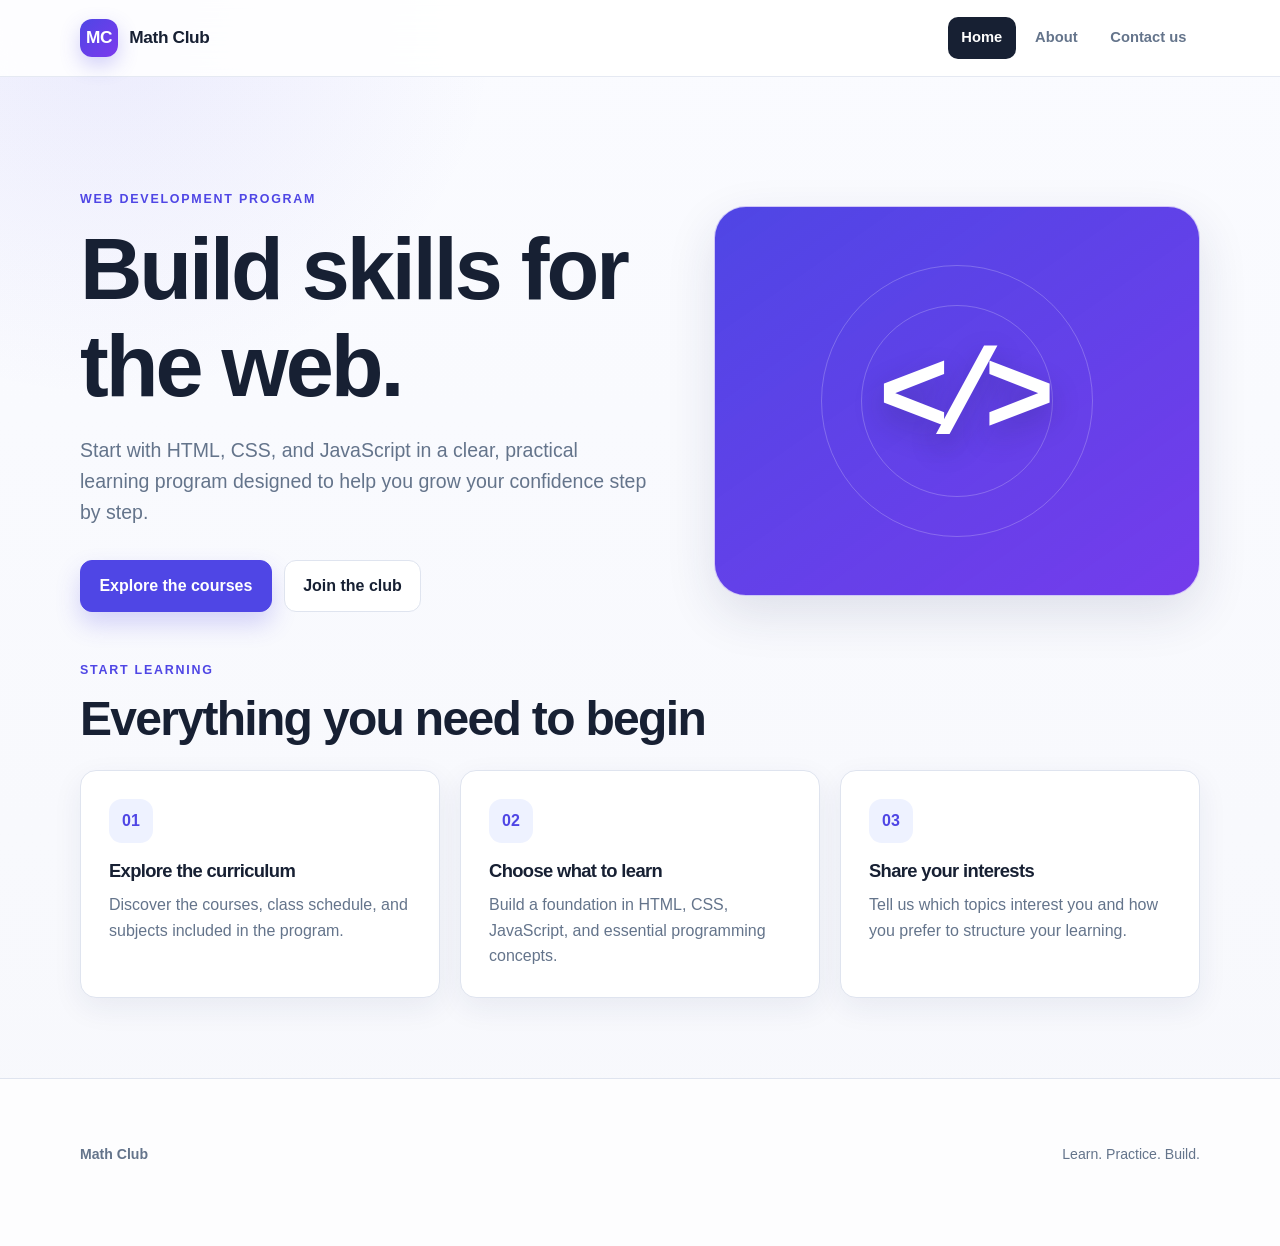
<file: project/index.html>
<!DOCTYPE html>
<html lang="en">
<head>
    <meta charset="UTF-8">
    <meta name="viewport" content="width=device-width, initial-scale=1.0">
    <meta name="description" content="Learn the foundations of web development at Math Club.">
    <title>Math Club | Learn Web Development</title>
    <link rel="stylesheet" href="styles.css">
</head>
<body>
    <a class="skip-link" href="#main-content">Skip to main content</a>
    <header class="site-header">
        <div class="header-inner">
            <a class="brand" href="index.html" aria-label="Math Club home">
                <span class="brand-mark" aria-hidden="true">MC</span>
                <span>Math Club</span>
            </a>
            <nav class="nav-links" aria-label="Primary navigation">
                <a href="index.html" aria-current="page">Home</a>
                <a href="about.html">About</a>
                <a href="contact.html">Contact us</a>
            </nav>
        </div>
    </header>
    <main class="container" id="main-content">
        <section class="hero" aria-labelledby="hero-title">
            <div>
                <p class="eyebrow">Web development program</p>
                <h1 id="hero-title">Build skills for the web.</h1>
                <p class="hero-copy">Start with HTML, CSS, and JavaScript in a clear, practical learning program designed to help you grow your confidence step by step.</p>
                <div class="hero-actions">
                    <a class="button primary" href="about.html">Explore the courses</a>
                    <a class="button" href="contact.html">Join the club</a>
                </div>
            </div>
            <div class="hero-card" aria-label="Web development code">
                <span class="code-symbol" aria-hidden="true">&lt;/&gt;</span>
            </div>
        </section>
        <section aria-labelledby="start-title">
            <p class="eyebrow">Start learning</p>
            <h2 id="start-title">Everything you need to begin</h2>
            <div class="section-grid">
                <article class="card feature-card">
                    <span class="card-icon" aria-hidden="true">01</span>
                    <h3>Explore the curriculum</h3>
                    <p>Discover the courses, class schedule, and subjects included in the program.</p>
                </article>
                <article class="card feature-card">
                    <span class="card-icon" aria-hidden="true">02</span>
                    <h3>Choose what to learn</h3>
                    <p>Build a foundation in HTML, CSS, JavaScript, and essential programming concepts.</p>
                </article>
                <article class="card feature-card">
                    <span class="card-icon" aria-hidden="true">03</span>
                    <h3>Share your interests</h3>
                    <p>Tell us which topics interest you and how you prefer to structure your learning.</p>
                </article>
            </div>
        </section>
    </main>
    <footer class="site-footer">
        <div class="footer-inner container">
            <strong>Math Club</strong>
            <span>Learn. Practice. Build.</span>
        </div>
    </footer>
</body>
</html>
</file>
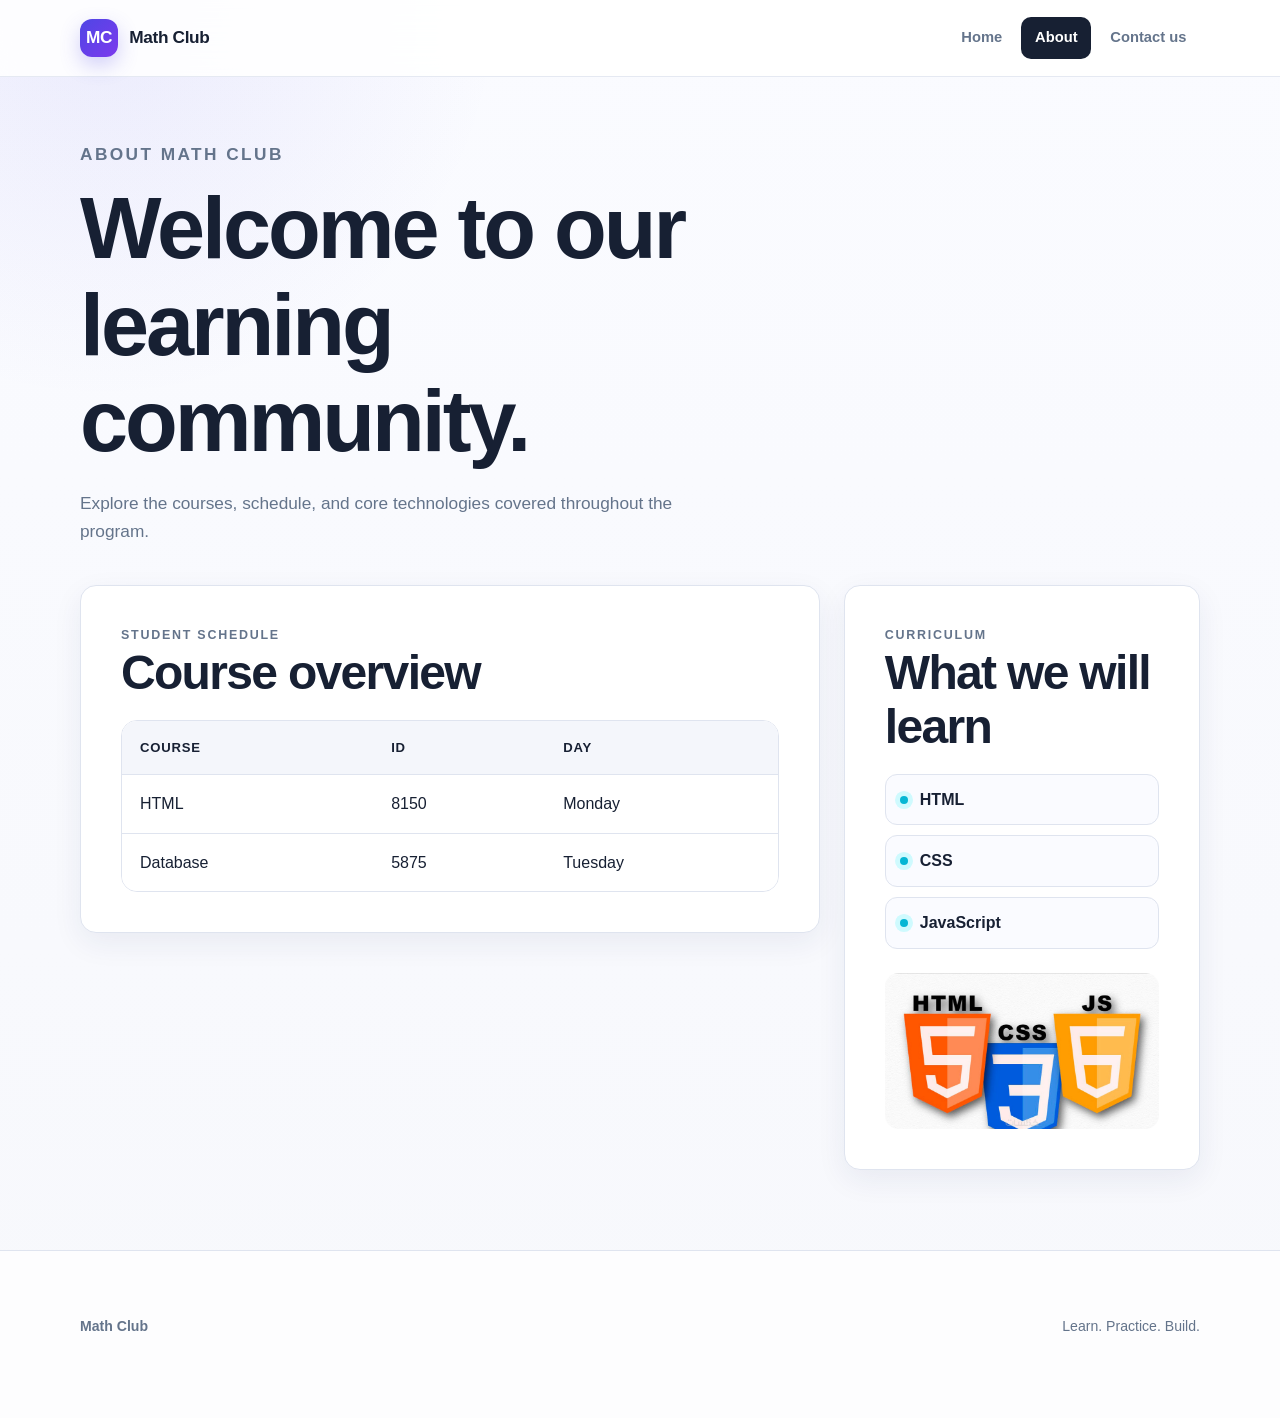
<file: project/about.html>
<!DOCTYPE html>
<html lang="en">
<head>
    <meta charset="UTF-8">
    <meta name="viewport" content="width=device-width, initial-scale=1.0">
    <meta name="description" content="View the Math Club curriculum and class schedule.">
    <title>About the Program | Math Club</title>
    <link rel="stylesheet" href="styles.css">
</head>
<body>
    <a class="skip-link" href="#main-content">Skip to main content</a>
    <header class="site-header">
        <div class="header-inner">
            <a class="brand" href="index.html" aria-label="Math Club home">
                <span class="brand-mark" aria-hidden="true">MC</span>
                <span>Math Club</span>
            </a>
            <nav class="nav-links" aria-label="Primary navigation">
                <a href="index.html">Home</a>
                <a href="about.html" aria-current="page">About</a>
                <a href="contact.html">Contact us</a>
            </nav>
        </div>
    </header>
    <main class="container" id="main-content">
        <div class="page-heading">
            <p class="eyebrow">About Math Club</p>
            <h1>Welcome to our learning community.</h1>
            <p>Explore the courses, schedule, and core technologies covered throughout the program.</p>
        </div>
        <div class="about-layout">
            <section class="card content-card" aria-labelledby="schedule-title">
                <p class="eyebrow">Student schedule</p>
                <h2 id="schedule-title">Course overview</h2>
                <div class="table-wrap">
                    <table>
                        <caption class="table-caption">Current course schedule</caption>
                        <thead>
                            <tr>
                                <th scope="col">Course</th>
                                <th scope="col">ID</th>
                                <th scope="col">Day</th>
                            </tr>
                        </thead>
                        <tbody>
                            <tr>
                                <td>HTML</td>
                                <td>8150</td>
                                <td>Monday</td>
                            </tr>
                            <tr>
                                <td>Database</td>
                                <td>5875</td>
                                <td>Tuesday</td>
                            </tr>
                        </tbody>
                    </table>
                </div>
            </section>
            <aside class="card content-card" aria-labelledby="learning-title">
                <p class="eyebrow">Curriculum</p>
                <h2 id="learning-title">What we will learn</h2>
                <ol class="curriculum-list">
                    <li>HTML</li>
                    <li>CSS</li>
                    <li>JavaScript</li>
                </ol>
                <img class="learning-image" src="html.jpg" alt="Programming technologies including HTML, CSS, and JavaScript">
            </aside>
        </div>
    </main>
    <footer class="site-footer">
        <div class="footer-inner container">
            <strong>Math Club</strong>
            <span>Learn. Practice. Build.</span>
        </div>
    </footer>
</body>
</html>
</file>
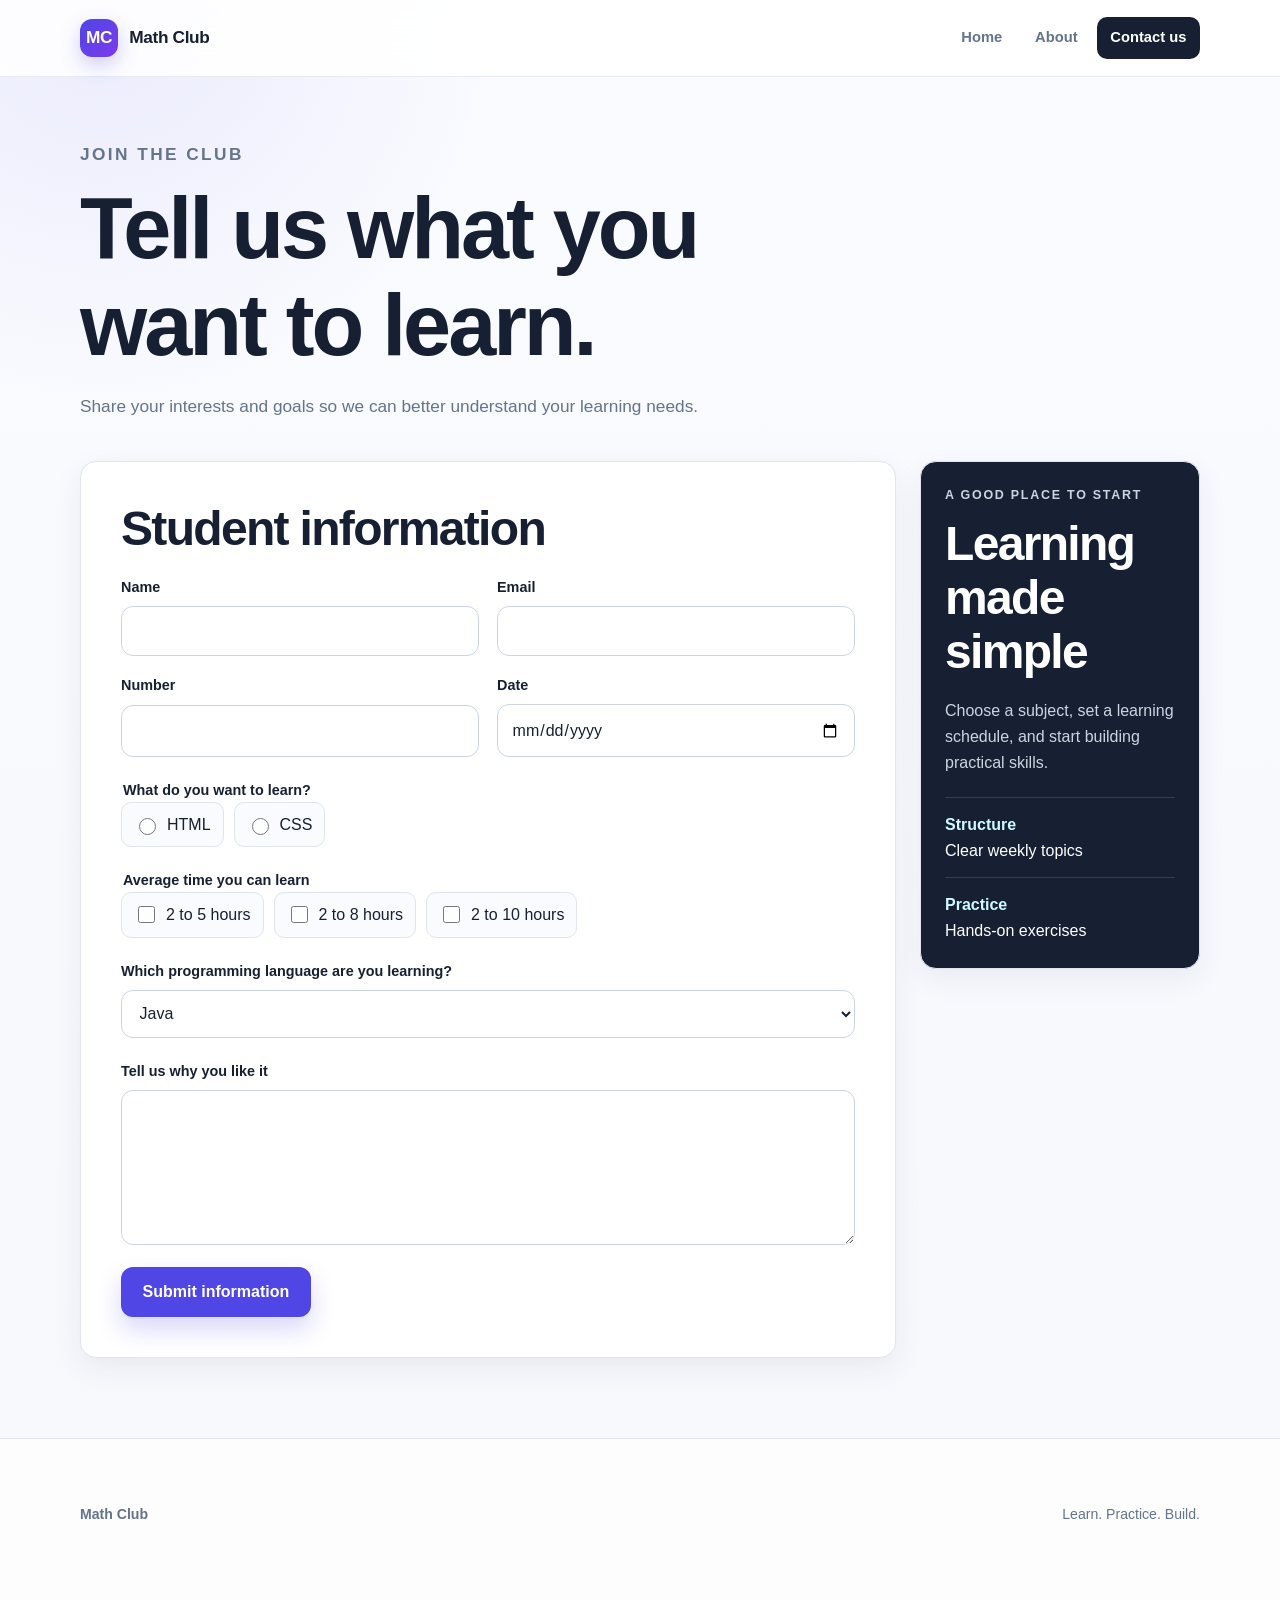
<file: project/contact.html>
<!DOCTYPE html>
<html lang="en">
<head>
    <meta charset="UTF-8">
    <meta name="viewport" content="width=device-width, initial-scale=1.0">
    <meta name="description" content="Join Math Club and tell us what you want to learn.">
    <title>Contact | Math Club</title>
    <link rel="stylesheet" href="styles.css">
</head>
<body>
    <a class="skip-link" href="#main-content">Skip to main content</a>
    <header class="site-header">
        <div class="header-inner">
            <a class="brand" href="index.html" aria-label="Math Club home">
                <span class="brand-mark" aria-hidden="true">MC</span>
                <span>Math Club</span>
            </a>
            <nav class="nav-links" aria-label="Primary navigation">
                <a href="index.html">Home</a>
                <a href="about.html">About</a>
                <a href="contact.html" aria-current="page">Contact us</a>
            </nav>
        </div>
    </header>
    <main class="container" id="main-content">
        <div class="page-heading">
            <p class="eyebrow">Join the club</p>
            <h1>Tell us what you want to learn.</h1>
            <p>Share your interests and goals so we can better understand your learning needs.</p>
        </div>
        <div class="contact-layout">
            <section class="card content-card" aria-labelledby="form-title">
                <h2 id="form-title">Student information</h2>
                <form class="contact-form">
                    <div class="form-grid">
                        <div class="field">
                            <label for="student-name">Name</label>
                            <input type="text" id="student-name" name="name" autocomplete="name" required>
                        </div>
                        <div class="field">
                            <label for="student-email">Email</label>
                            <input type="email" id="student-email" name="email" autocomplete="email" required>
                        </div>
                        <div class="field">
                            <label for="student-number">Number</label>
                            <input type="tel" id="student-number" name="number" required>
                        </div>
                        <div class="field">
                            <label for="start-date">Date</label>
                            <input type="date" id="start-date" name="date" required>
                        </div>
                    </div>

                    <fieldset class="choice-group">
                        <legend>What do you want to learn?</legend>
                        <div class="choice-row">
                            <label class="choice-option" for="learn-html">
                                <input type="radio" id="learn-html" name="contact" value="html">
                                <span>HTML</span>
                            </label>
                            <label class="choice-option" for="learn-css">
                                <input type="radio" id="learn-css" name="contact" value="css">
                                <span>CSS</span>
                            </label>
                        </div>
                    </fieldset>

                    <fieldset class="choice-group">
                        <legend>Average time you can learn</legend>
                        <div class="choice-row">
                            <label class="choice-option" for="time-5">
                                <input type="checkbox" id="time-5" name="time-5" value="2-5">
                                <span>2 to 5 hours</span>
                            </label>
                            <label class="choice-option" for="time-8">
                                <input type="checkbox" id="time-8" name="time-8" value="2-8">
                                <span>2 to 8 hours</span>
                            </label>
                            <label class="choice-option" for="time-10">
                                <input type="checkbox" id="time-10" name="time-10" value="2-10">
                                <span>2 to 10 hours</span>
                            </label>
                        </div>
                    </fieldset>

                    <div class="field">
                        <label for="language">Which programming language are you learning?</label>
                        <select name="language" id="language">
                            <option value="java">Java</option>
                            <option value="python">Python</option>
                            <option value="cpp">C++</option>
                        </select>
                    </div>

                    <div class="field">
                        <label for="message">Tell us why you like it</label>
                        <textarea name="message" id="message" rows="5"></textarea>
                    </div>

                    <button class="submit-button" type="submit">Submit information</button>
                </form>
            </section>
            <aside class="card contact-aside" aria-labelledby="contact-title">
                <p class="eyebrow">A good place to start</p>
                <h2 id="contact-title">Learning made simple</h2>
                <p>Choose a subject, set a learning schedule, and start building practical skills.</p>
                <div class="aside-items">
                    <div class="aside-item">
                        <strong>Structure</strong>
                        <span>Clear weekly topics</span>
                    </div>
                    <div class="aside-item">
                        <strong>Practice</strong>
                        <span>Hands-on exercises</span>
                    </div>
                </div>
            </aside>
        </div>
    </main>
    <footer class="site-footer">
        <div class="footer-inner container">
            <strong>Math Club</strong>
            <span>Learn. Practice. Build.</span>
        </div>
    </footer>
</body>
</html>
</file>
<file: project/styles.css>
:root {
    --ink: #172033;
    --muted: #64748b;
    --paper: #f7f8fc;
    --surface: #ffffff;
    --line: #dfe4ef;
    --primary: #4f46e5;
    --primary-dark: #3730a3;
    --accent: #06b6d4;
    --accent-soft: #cffafe;
    --shadow: 0 18px 50px rgba(32, 45, 94, 0.12);
    --radius-lg: 24px;
    --radius-md: 16px;
    --radius-sm: 10px;
}

* {
    box-sizing: border-box;
}

html {
    scroll-behavior: smooth;
}

body {
    margin: 0;
    min-width: 320px;
    min-height: 100vh;
    color: var(--ink);
    background:
        radial-gradient(circle at 8% 0%, rgba(79, 70, 229, 0.09), transparent 25rem),
        linear-gradient(180deg, #fafbff 0%, var(--paper) 100%);
    font-family: Inter, "Segoe UI", Arial, sans-serif;
    line-height: 1.6;
}

a {
    color: inherit;
}

img {
    max-width: 100%;
    display: block;
}

.skip-link {
    position: fixed;
    left: 1rem;
    top: -5rem;
    z-index: 100;
    padding: 0.75rem 1rem;
    border-radius: var(--radius-sm);
    background: var(--ink);
    color: #fff;
    text-decoration: none;
}

.skip-link:focus {
    top: 1rem;
}

.site-header {
    position: sticky;
    top: 0;
    z-index: 20;
    border-bottom: 1px solid rgba(223, 228, 239, 0.8);
    background: rgba(255, 255, 255, 0.88);
    backdrop-filter: blur(18px);
}

.header-inner,
.container {
    width: min(1120px, calc(100% - 40px));
    margin-inline: auto;
}

.header-inner {
    min-height: 76px;
    display: flex;
    align-items: center;
    justify-content: space-between;
    gap: 2rem;
}

.brand {
    display: inline-flex;
    align-items: center;
    gap: 0.7rem;
    color: var(--ink);
    font-size: 1.08rem;
    font-weight: 800;
    letter-spacing: -0.02em;
    text-decoration: none;
}

.brand-mark {
    width: 38px;
    height: 38px;
    display: grid;
    place-items: center;
    border-radius: 12px;
    background: linear-gradient(135deg, var(--primary), #7c3aed);
    color: #fff;
    box-shadow: 0 8px 20px rgba(79, 70, 229, 0.25);
}

.nav-links {
    display: flex;
    align-items: center;
    gap: 0.35rem;
}

.nav-links a {
    padding: 0.55rem 0.85rem;
    border-radius: 10px;
    color: var(--muted);
    font-size: 0.92rem;
    font-weight: 700;
    text-decoration: none;
    transition: 180ms ease;
}

.nav-links a:hover {
    background: #f0f2ff;
    color: var(--primary);
}

.nav-links a[aria-current="page"] {
    background: var(--ink);
    color: #fff;
}

.container {
    padding-block: 64px 80px;
}

.hero {
    min-height: 520px;
    display: grid;
    grid-template-columns: 1.08fr 0.92fr;
    align-items: center;
    gap: 64px;
}

.eyebrow {
    margin: 0 0 0.7rem;
    color: var(--primary);
    font-size: 0.78rem;
    font-weight: 800;
    letter-spacing: 0.14em;
    text-transform: uppercase;
}

h1,
h2,
h3,
p {
    margin-top: 0;
}

h1,
h2,
h3 {
    line-height: 1.12;
    letter-spacing: -0.035em;
}

h1 {
    max-width: 720px;
    margin-bottom: 1.25rem;
    font-size: clamp(2.8rem, 7vw, 5.4rem);
}

h2 {
    margin-bottom: 1.25rem;
    font-size: clamp(1.9rem, 4vw, 3rem);
}

h3 {
    margin-bottom: 0.65rem;
    font-size: 1.15rem;
}

.hero-copy {
    max-width: 590px;
    margin-bottom: 2rem;
    color: var(--muted);
    font-size: clamp(1.05rem, 2vw, 1.22rem);
}

.hero-actions {
    display: flex;
    flex-wrap: wrap;
    gap: 0.75rem;
}

.button {
    min-height: 48px;
    display: inline-flex;
    align-items: center;
    justify-content: center;
    padding: 0.75rem 1.15rem;
    border: 1px solid var(--line);
    border-radius: 12px;
    background: var(--surface);
    color: var(--ink);
    font-weight: 800;
    text-decoration: none;
    transition: transform 180ms ease, box-shadow 180ms ease, border-color 180ms ease;
}

.button.primary {
    border-color: var(--primary);
    background: var(--primary);
    color: #fff;
    box-shadow: 0 12px 24px rgba(79, 70, 229, 0.22);
}

.button:hover {
    transform: translateY(-2px);
    border-color: #bcc6da;
    box-shadow: 0 12px 28px rgba(32, 45, 94, 0.12);
}

.button.primary:hover {
    border-color: var(--primary-dark);
    background: var(--primary-dark);
}

.hero-card {
    position: relative;
    min-height: 390px;
    display: grid;
    place-items: center;
    overflow: hidden;
    border: 1px solid rgba(255, 255, 255, 0.7);
    border-radius: 32px;
    background:
        linear-gradient(145deg, rgba(79, 70, 229, 0.94), rgba(124, 58, 237, 0.82)),
        #4f46e5;
    box-shadow: var(--shadow);
}

.hero-card::before,
.hero-card::after {
    content: "";
    position: absolute;
    border: 1px solid rgba(255, 255, 255, 0.22);
    border-radius: 50%;
}

.hero-card::before {
    width: 270px;
    height: 270px;
}

.hero-card::after {
    width: 190px;
    height: 190px;
}

.code-symbol {
    position: relative;
    z-index: 1;
    color: #fff;
    font-family: Consolas, "Courier New", monospace;
    font-size: clamp(4.5rem, 10vw, 7.5rem);
    font-weight: 800;
    letter-spacing: -0.16em;
    text-shadow: 0 12px 30px rgba(30, 27, 75, 0.28);
}

.section-grid {
    display: grid;
    grid-template-columns: repeat(3, 1fr);
    gap: 20px;
    margin-top: 24px;
}

.card {
    border: 1px solid var(--line);
    border-radius: var(--radius-md);
    background: var(--surface);
    box-shadow: 0 10px 30px rgba(32, 45, 94, 0.07);
}

.feature-card {
    padding: 28px;
    transition: transform 180ms ease, box-shadow 180ms ease;
}

.feature-card:hover {
    transform: translateY(-4px);
    box-shadow: var(--shadow);
}

.card-icon {
    width: 44px;
    height: 44px;
    display: grid;
    place-items: center;
    margin-bottom: 1.15rem;
    border-radius: 13px;
    background: #eef2ff;
    color: var(--primary);
    font-weight: 900;
}

.feature-card p,
.content-card p {
    margin-bottom: 0;
    color: var(--muted);
}

.page-heading {
    max-width: 720px;
    margin-bottom: 40px;
}

.page-heading p {
    max-width: 620px;
    color: var(--muted);
    font-size: 1.08rem;
}

.about-layout,
.contact-layout {
    display: grid;
    grid-template-columns: minmax(0, 1.35fr) minmax(280px, 0.65fr);
    align-items: start;
    gap: 24px;
}

.content-card {
    padding: clamp(24px, 4vw, 40px);
}

.table-wrap {
    overflow-x: auto;
    margin-top: 20px;
    border: 1px solid var(--line);
    border-radius: var(--radius-md);
}

table {
    width: 100%;
    border-collapse: collapse;
    background: var(--surface);
}

.table-caption {
    position: absolute;
    width: 1px;
    height: 1px;
    overflow: hidden;
    clip: rect(0 0 0 0);
    clip-path: inset(50%);
    white-space: nowrap;
}

th,
td {
    padding: 16px 18px;
    border-bottom: 1px solid var(--line);
    text-align: left;
}

th {
    background: #f4f6fb;
    color: var(--ink);
    font-size: 0.82rem;
    letter-spacing: 0.06em;
    text-transform: uppercase;
}

tr:last-child td {
    border-bottom: 0;
}

tbody tr {
    transition: background 160ms ease;
}

tbody tr:hover {
    background: #fafaff;
}

.curriculum-list {
    display: grid;
    gap: 10px;
    margin: 18px 0 24px;
    padding: 0;
    list-style: none;
}

.curriculum-list li {
    display: flex;
    align-items: center;
    gap: 12px;
    padding: 12px 14px;
    border: 1px solid var(--line);
    border-radius: 12px;
    background: #fafbff;
    font-weight: 750;
}

.curriculum-list li::before {
    content: "";
    width: 8px;
    height: 8px;
    flex: 0 0 auto;
    border-radius: 50%;
    background: var(--accent);
    box-shadow: 0 0 0 5px var(--accent-soft);
}

.learning-image {
    width: 100%;
    max-height: 260px;
    object-fit: cover;
    border-radius: 14px;
}

.contact-layout {
    grid-template-columns: minmax(0, 1fr) 280px;
}

.contact-form {
    display: grid;
    gap: 22px;
}

.form-grid {
    display: grid;
    grid-template-columns: repeat(2, minmax(0, 1fr));
    gap: 18px;
}

.field {
    display: grid;
    gap: 7px;
}

.field label,
.field legend,
.choice-group legend {
    color: var(--ink);
    font-size: 0.9rem;
    font-weight: 800;
}

input,
select,
textarea {
    width: 100%;
    border: 1px solid #ccd4e4;
    border-radius: 12px;
    background: #fff;
    color: var(--ink);
    font: inherit;
    transition: border-color 160ms ease, box-shadow 160ms ease;
}

input,
select {
    min-height: 48px;
    padding: 0.72rem 0.85rem;
}

textarea {
    min-height: 140px;
    resize: vertical;
    padding: 0.8rem 0.85rem;
}

input:focus,
select:focus,
textarea:focus,
.choice-option:has(input:focus-visible) {
    outline: none;
    border-color: var(--primary);
    box-shadow: 0 0 0 4px rgba(79, 70, 229, 0.12);
}

.choice-group {
    display: grid;
    gap: 10px;
    margin: 0;
    padding: 0;
    border: 0;
}

.choice-row {
    display: flex;
    flex-wrap: wrap;
    gap: 10px;
}

.choice-option {
    min-height: 44px;
    display: inline-flex;
    align-items: center;
    gap: 8px;
    padding: 0.55rem 0.75rem;
    border: 1px solid var(--line);
    border-radius: 10px;
    background: #fafbff;
    color: var(--ink);
    cursor: pointer;
}

.choice-option input {
    width: 17px;
    height: 17px;
    min-height: 17px;
    padding: 0;
    accent-color: var(--primary);
}

.choice-option:has(input:checked) {
    border-color: #a9a5ef;
    background: #f1f0ff;
}

.submit-button {
    min-height: 50px;
    justify-self: start;
    border: 0;
    border-radius: 12px;
    background: var(--primary);
    color: #fff;
    padding: 0.75rem 1.35rem;
    font: inherit;
    font-weight: 800;
    cursor: pointer;
    box-shadow: 0 12px 24px rgba(79, 70, 229, 0.22);
    transition: 180ms ease;
}

.submit-button:hover {
    transform: translateY(-2px);
    background: var(--primary-dark);
}

.contact-aside {
    padding: 24px;
    background: var(--ink);
    color: #fff;
}

.contact-aside p {
    color: #cbd5e1;
}

.aside-items {
    display: grid;
    gap: 14px;
    margin-top: 22px;
}

.aside-item {
    padding-top: 14px;
    border-top: 1px solid rgba(255, 255, 255, 0.12);
}

.aside-item strong {
    display: block;
    color: var(--accent-soft);
}

.site-footer {
    border-top: 1px solid var(--line);
    background: rgba(255, 255, 255, 0.75);
}

.footer-inner {
    min-height: 72px;
    display: flex;
    align-items: center;
    justify-content: space-between;
    gap: 1rem;
    color: var(--muted);
    font-size: 0.88rem;
}

@media (max-width: 820px) {
    .header-inner {
        align-items: flex-start;
        padding-block: 14px;
    }

    .hero,
    .about-layout,
    .contact-layout {
        grid-template-columns: 1fr;
    }

    .hero {
        gap: 36px;
    }

    .hero-card {
        min-height: 300px;
    }

    .section-grid {
        grid-template-columns: repeat(2, 1fr);
    }

    .contact-layout {
        gap: 18px;
    }
}

@media (max-width: 620px) {
    .header-inner,
    .container,
    .footer-inner {
        width: min(100% - 28px, 1120px);
    }

    .header-inner {
        display: grid;
        gap: 10px;
    }

    .nav-links {
        width: 100%;
        display: grid;
        grid-template-columns: repeat(3, 1fr);
    }

    .nav-links a {
        text-align: center;
    }

    .container {
        padding-block: 42px 56px;
    }

    .hero {
        min-height: auto;
    }

    h1 {
        font-size: clamp(2.45rem, 14vw, 4rem);
    }

    .section-grid {
        grid-template-columns: 1fr;
    }

    .form-grid {
        grid-template-columns: 1fr;
    }

    .footer-inner {
        align-items: flex-start;
        flex-direction: column;
        justify-content: center;
        padding-block: 18px;
    }
}

@media (prefers-reduced-motion: reduce) {
    html {
        scroll-behavior: auto;
    }

    *,
    *::before,
    *::after {
        transition-duration: 0.01ms !important;
    }
}
</file>
